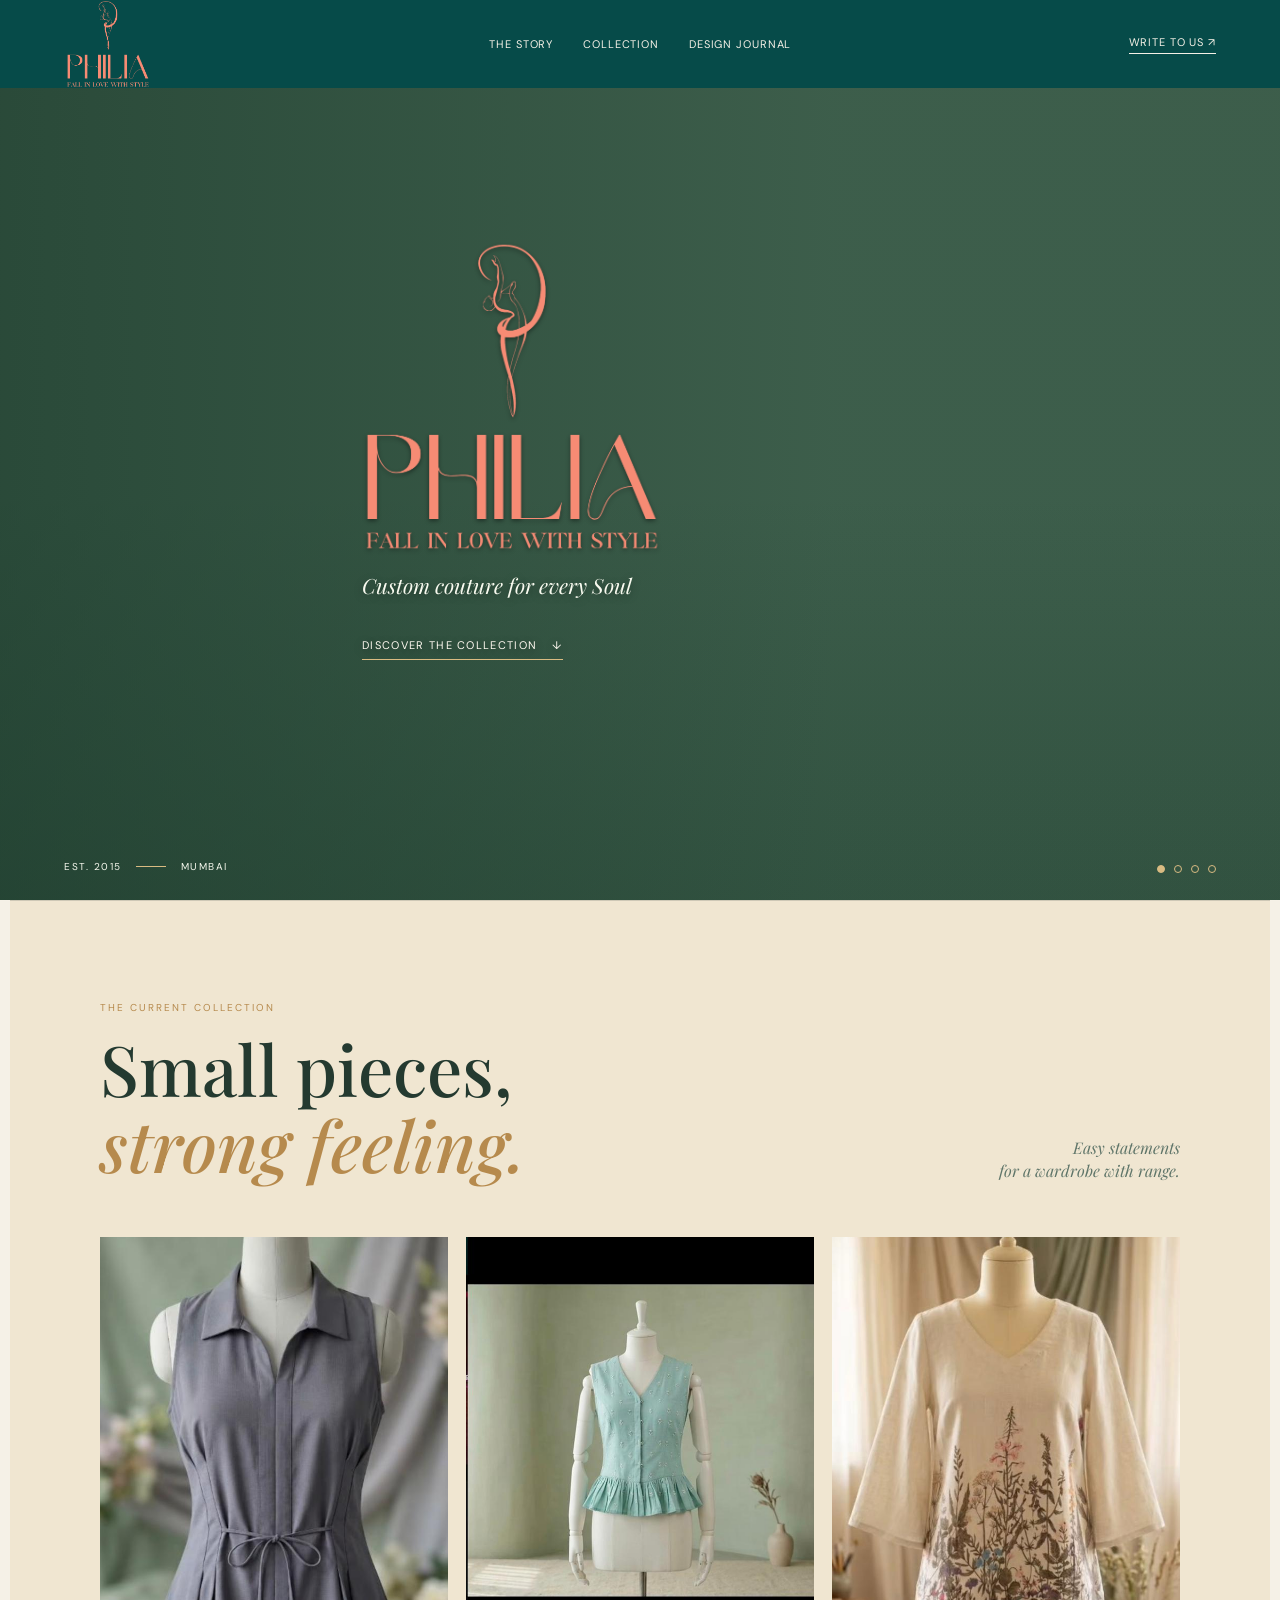
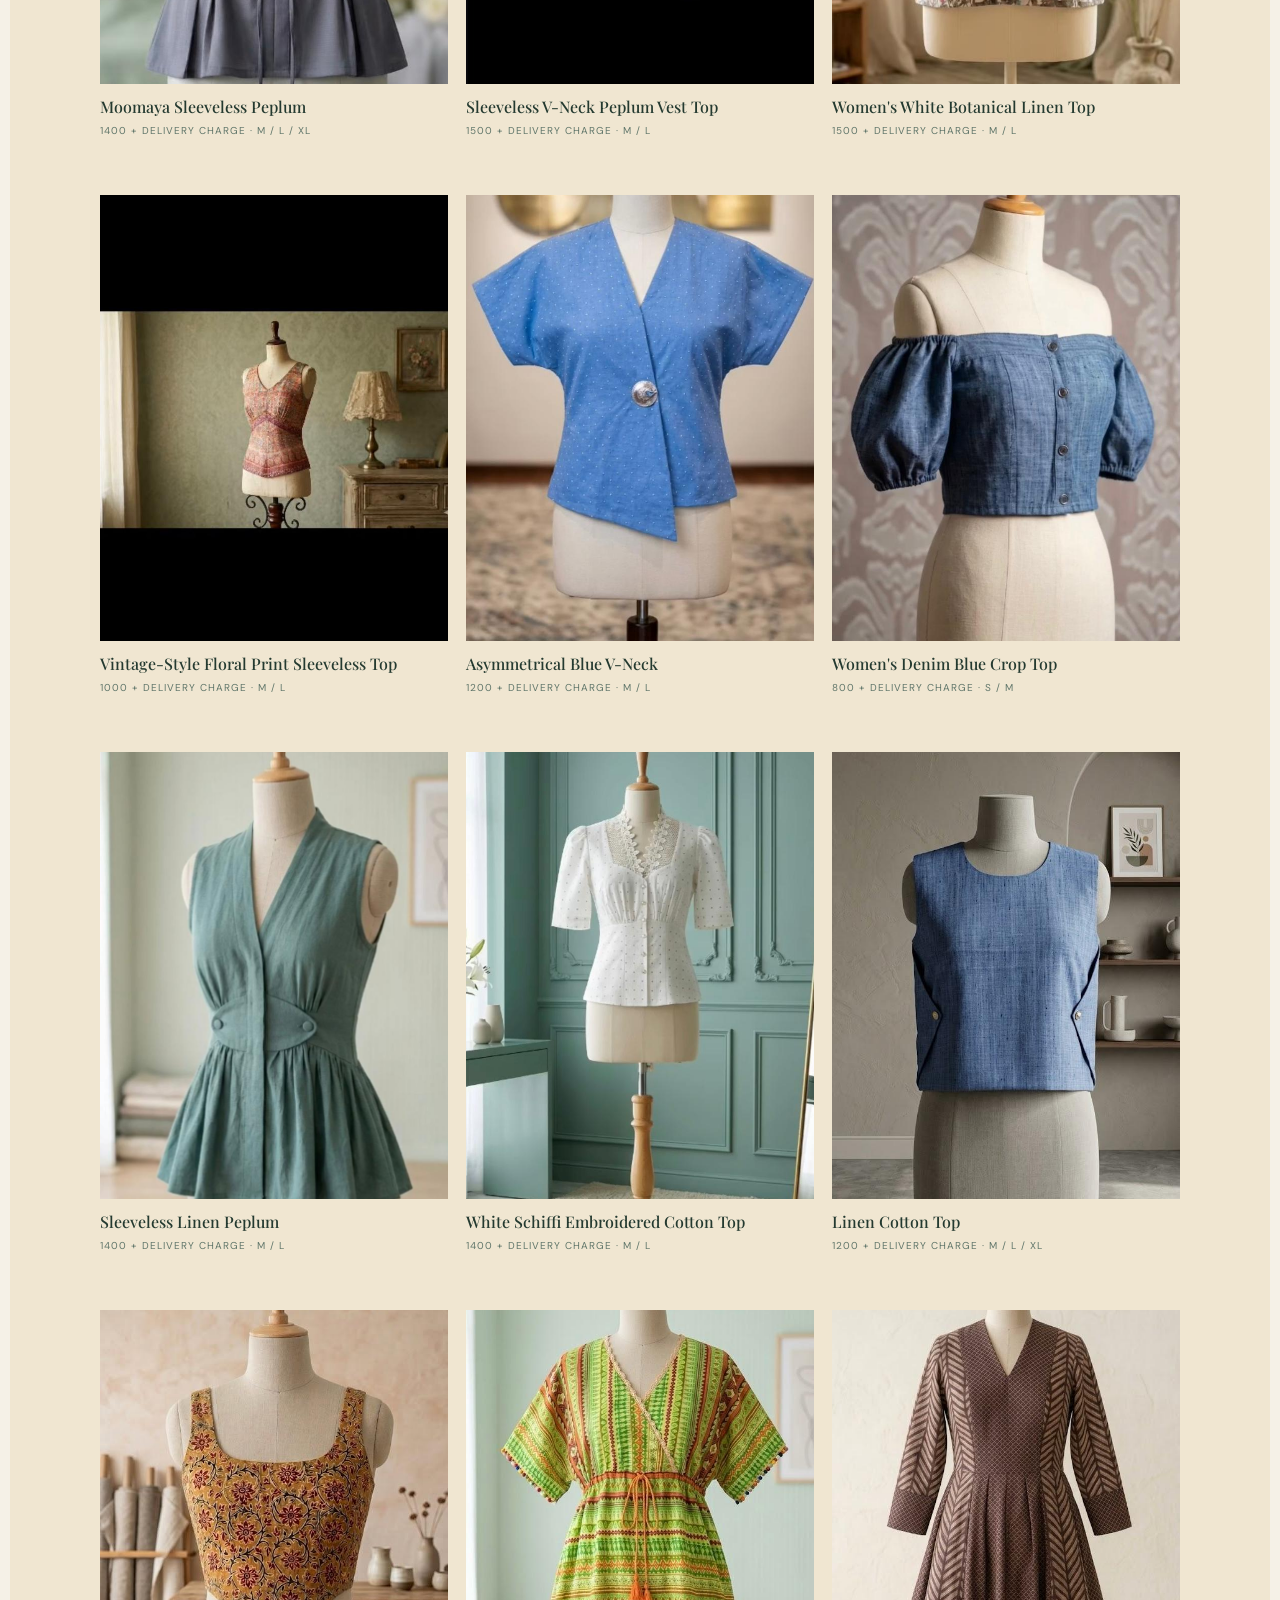
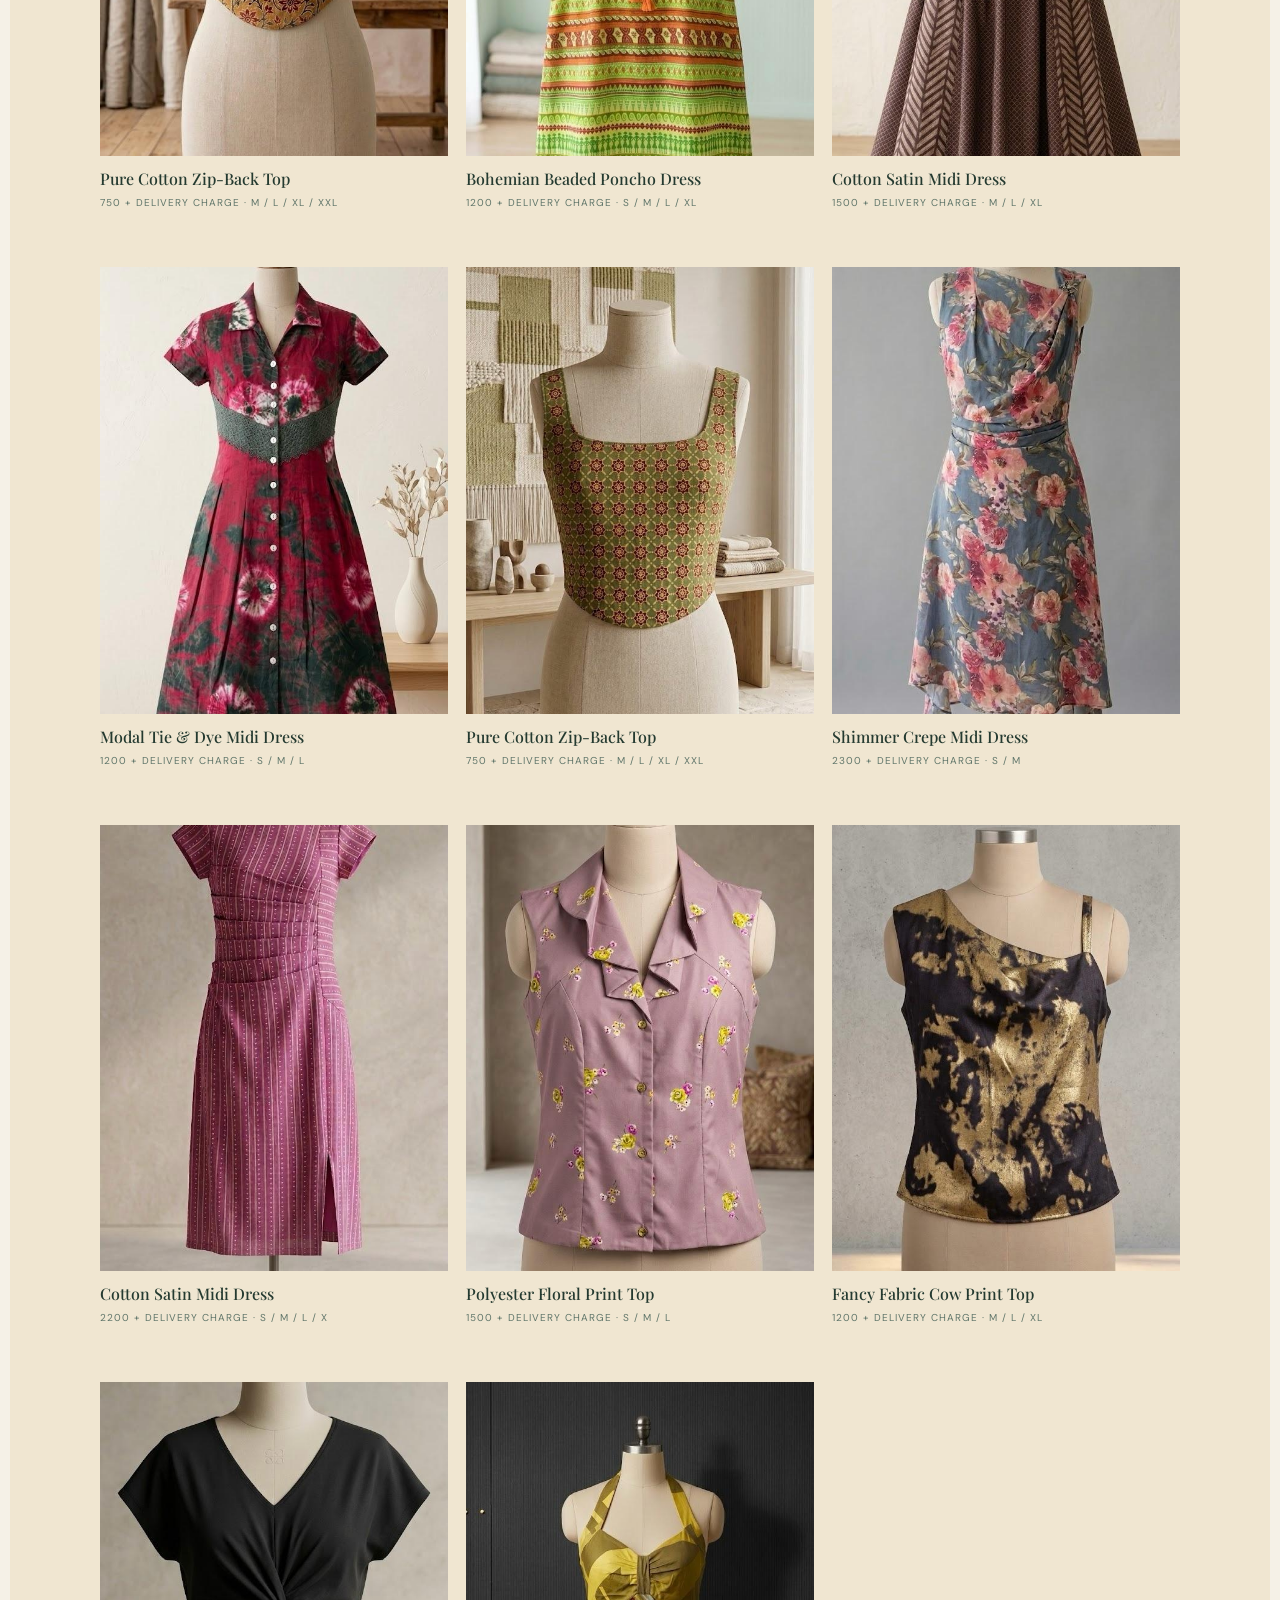
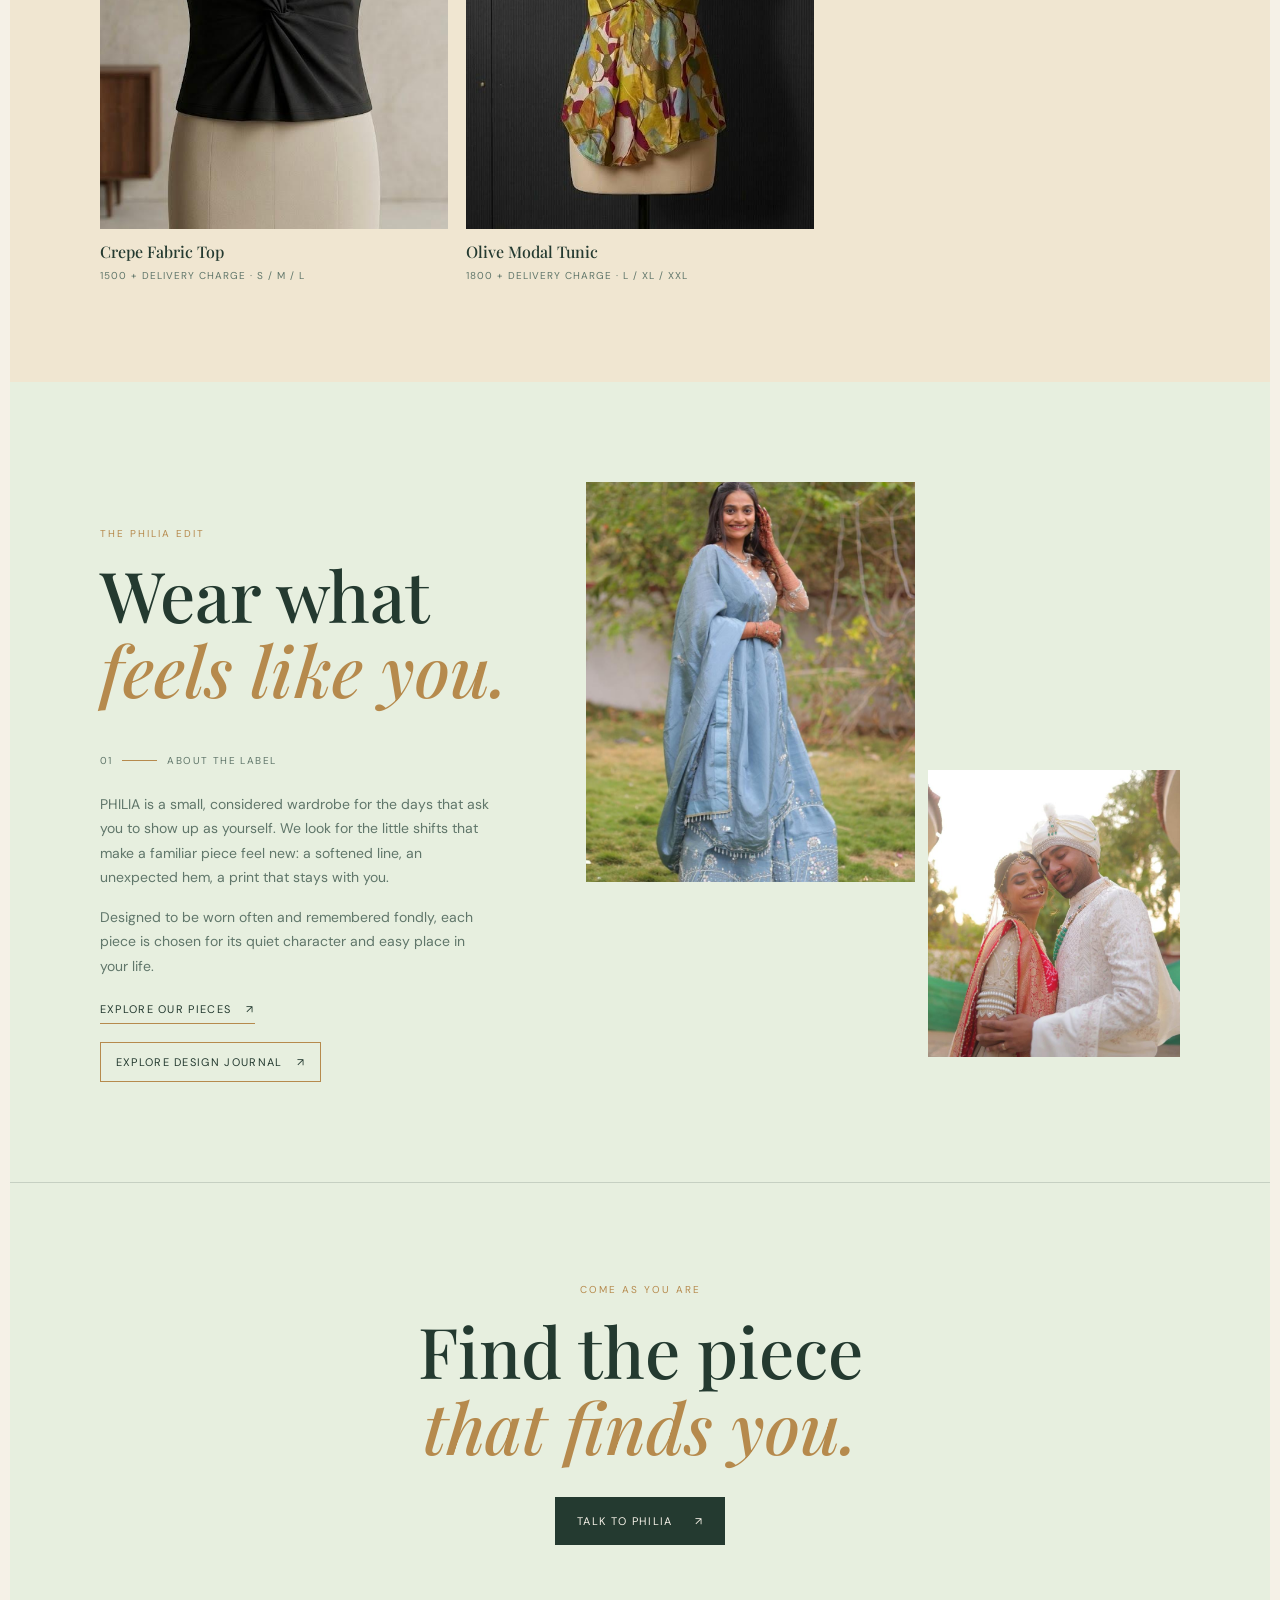
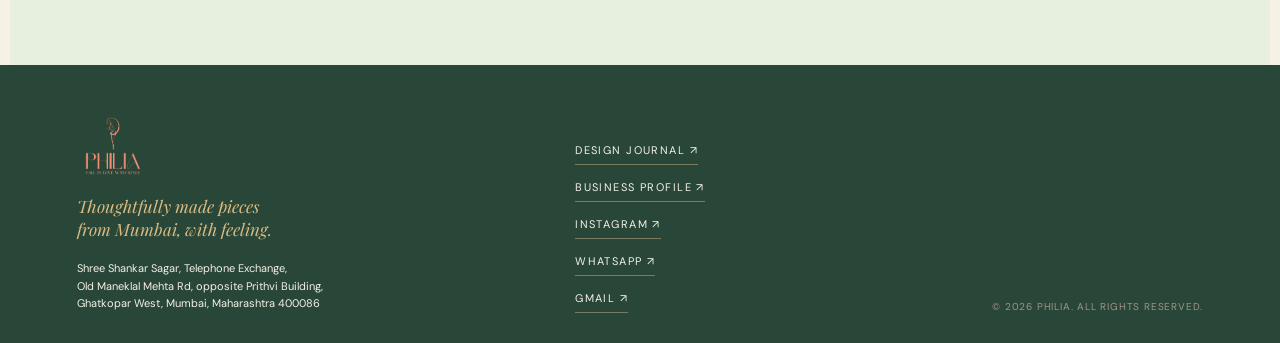
<file: index.html>
<!doctype html>
<html lang="en">
<head>
  <meta charset="UTF-8">
  <meta name="viewport" content="width=device-width, initial-scale=1.0">
  <meta name="description" content="PHILIA — considered womenswear for the quietly unforgettable.">
  <title>PHILIA | Considered Womenswear</title>
  <link rel="preconnect" href="https://fonts.googleapis.com">
  <link rel="preconnect" href="https://fonts.gstatic.com" crossorigin>
  <link href="https://fonts.googleapis.com/css2?family=Bodoni+Moda:opsz,wght@6..96,400&family=DM+Sans:wght@400;500;600&family=Playfair+Display:ital,wght@0,500;0,600;1,500&display=swap" rel="stylesheet">
  <link rel="stylesheet" href="styles.css">
</head>
<body>
  <header class="site-header">
    <a class="wordmark" href="#top" aria-label="PHILIA home"><img src="philia_logo_transparent.png" alt="PHILIA"></a>
    <nav class="site-nav" aria-label="Main navigation">
      <a href="#story">The story</a>
      <a href="#collection">Collection</a>
      <a href="designs.html">Design journal</a>
    </nav>
    <a class="header-contact" href="https://wa.me/919619113823" target="_blank" rel="noreferrer">Write to us <span aria-hidden="true">↗</span></a>
  </header>

  <main id="top">
    <section class="hero" aria-label="PHILIA introduction">
      <div class="hero-slideshow" data-hero-slideshow>
        <div class="hero-slide is-active"><video class="hero-video" autoplay muted loop playsinline preload="metadata"><source src="client reviews.mp4" type="video/mp4"></video></div>
        <div class="hero-slide"><img class="hero-video" src="designs/WhatsApp Image 2026-09-05 at 6.20.10 PM (2).jpeg" alt="PHILIA collection look"></div>
        <div class="hero-slide"><img class="hero-video" src="designs/WhatsApp Image 2026-09-05 at 6.20.11 PM (2).jpeg" alt="PHILIA collection detail"></div>
        <div class="hero-slide"><img class="hero-video" src="designs/WhatsApp Image 2026-09-05 at 6.20.12 PM (2).jpeg" alt="PHILIA editorial look"></div>
      </div>
      <div class="hero-wash"></div>
      <div class="hero-copy">
        <img class="hero-logo" src="philia_logo_transparent.png" alt="PHILIA - Fall in Love with Style">
        <p class="hero-tagline">Custom couture for every Soul</p>
        <a class="text-link text-link-light" href="#collection">Discover the collection <span aria-hidden="true">↓</span></a>
      </div>
      <p class="hero-credit">Est. 2015 <span></span> Mumbai</p>
      <div class="hero-dots" aria-label="Hero slideshow navigation">
        <button class="hero-dot is-active" type="button" data-hero-slide="0" aria-label="Show hero video"></button>
        <button class="hero-dot" type="button" data-hero-slide="1" aria-label="Show hero image one"></button>
        <button class="hero-dot" type="button" data-hero-slide="2" aria-label="Show hero image two"></button>
        <button class="hero-dot" type="button" data-hero-slide="3" aria-label="Show hero image three"></button>
      </div>
    </section>

    <section class="collection section-shell" id="collection">
      <div class="collection-intro">
        <div>
          <p class="eyebrow">The current collection</p>
          <h2>Small pieces,<br><em>strong feeling.</em></h2>
        </div>
        <p class="collection-note">Easy statements<br>for a wardrobe with range.</p>
      </div>
      <div class="product-grid" id="product-grid" aria-live="polite"></div>
    </section>

    <section class="story section-shell" id="story">
      <div class="story-heading">
        <p class="eyebrow">The PHILIA edit</p>
        <h2>Wear what<br><em>feels like you.</em></h2>
      </div>
      <div class="story-gallery">
        <figure class="story-image story-image-tall">
          <img src="designs/WhatsApp Image 2026-09-05 at 6.20.09 PM.jpeg" alt="PHILIA collection detail" loading="lazy">
        </figure>
        <figure class="story-image story-image-small">
          <img src="designs/WhatsApp Image 2026-09-05 at 6.20.10 PM (1).jpeg" alt="Softly tailored PHILIA silhouette" loading="lazy">
        </figure>
      </div>
      <div class="story-copy">
        <p class="story-number">01 <span></span> About the label</p>
        <p>PHILIA is a small, considered wardrobe for the days that ask you to show up as yourself. We look for the little shifts that make a familiar piece feel new: a softened line, an unexpected hem, a print that stays with you.</p>
        <p>Designed to be worn often and remembered fondly, each piece is chosen for its quiet character and easy place in your life.</p>
        <div class="story-actions">
          <a class="text-link" href="#collection">Explore our pieces <span aria-hidden="true">↗</span></a>
          <a class="button button-journal" href="designs.html">Explore design journal <span aria-hidden="true">↗</span></a>
        </div>
      </div>
    </section>

    <section class="closing-note section-shell">
      <p class="eyebrow">Come as you are</p>
      <h2>Find the piece<br><em>that finds you.</em></h2>
      <a class="button button-dark" href="https://wa.me/919619113823" target="_blank" rel="noreferrer">Talk to PHILIA <span aria-hidden="true">↗</span></a>
    </section>
  </main>

  <footer class="site-footer">
    <div class="footer-brand"><a class="wordmark" href="#top"><img src="philia_logo_transparent.png" alt="PHILIA"></a><p>Thoughtfully made pieces<br>from Mumbai, with feeling.</p><address class="footer-address">Shree Shankar Sagar, Telephone Exchange,<br>Old Maneklal Mehta Rd, opposite Prithvi Building,<br>Ghatkopar West, Mumbai, Maharashtra 400086</address></div>
    <div class="footer-links"><a href="designs.html">Design journal <span aria-hidden="true">↗</span></a><a href="https://share.google/tEREf6dBDjdiDzdpP" target="_blank" rel="noreferrer">Business profile <span aria-hidden="true">↗</span></a><a href="https://www.instagram.com/philia_byvaishali/" target="_blank" rel="noreferrer">Instagram <span aria-hidden="true">↗</span></a><a href="https://wa.me/919619113823" target="_blank" rel="noreferrer">WhatsApp <span aria-hidden="true">↗</span></a><a href="mailto:philiabyvaishali@gmail.com">Gmail <span aria-hidden="true">↗</span></a></div>
    <p class="footer-legal">© 2026 PHILIA. All rights reserved.</p>
  </footer>

  <div class="modal" id="product-modal" aria-hidden="true" role="dialog" aria-modal="true" aria-labelledby="modal-title">
    <div class="modal-backdrop" data-close-modal></div>
    <div class="modal-panel">
      <button class="modal-close" type="button" aria-label="Close product details" data-close-modal>×</button>
      <div class="modal-media" id="modal-media"></div>
      <div class="modal-details">
        <p class="eyebrow" id="modal-index"></p>
        <h2 id="modal-title"></h2>
        <p class="modal-description" id="modal-description"></p>
        <a class="button button-dark modal-whatsapp" id="modal-whatsapp" href="#" target="_blank" rel="noreferrer">Order on WhatsApp <span aria-hidden="true">↗</span></a>
      </div>
    </div>
  </div>
  <script src="script.js"></script>
</body>
</html>
</file>
<file: styles.css>
:root {
  --ink: #243a30;
  --muted: #60766a;
  --paper: #f5f1e7;
  --paper-deep: #dfe9d7;
  --sage-wash: #e7efdf;
  --gold-wash: #f0e6d1;
  --gold: #b68a4d;
  --gold-light: #d9bb82;
  --line: rgba(36, 58, 48, .17);
  --serif: "Playfair Display", Georgia, serif;
  --sans: "DM Sans", "Helvetica Neue", sans-serif;
}

* { box-sizing: border-box; }
html { scroll-behavior: smooth; }
body { margin: 0; background: var(--paper); color: var(--ink); font-family: var(--sans); font-size: 14px; }
a { color: inherit; text-decoration: none; }
button { font: inherit; }
.site-header { align-items: center; background: #064b49; display: flex; height: 72px; justify-content: space-between; padding: 0 5vw; position: absolute; top: 0; width: 100%; z-index: 4; }
.wordmark { font: 600 19px var(--serif); letter-spacing: .23em; }
.wordmark img { display: block; height: 58px; object-fit: contain; width: 72px; }
.site-header .wordmark { background: #064b49; display: block; height: 88px; overflow: hidden; width: 88px; }
.site-header .wordmark img { height: 100%; width: 100%; }
.wordmark-dot, .hero-mark { color: var(--gold); }
.site-nav { display: none; gap: 30px; }
.site-nav a, .header-contact { color: var(--paper); font-size: 11px; letter-spacing: .08em; text-transform: uppercase; }
.header-contact { border-bottom: 1px solid var(--paper); padding-bottom: 4px; }
.hero { align-items: center; background: #3f604d; color: #f8faef; display: flex; height: 100svh; justify-content: center; min-height: 680px; overflow: hidden; position: relative; }
.hero-slideshow, .hero-slide { inset: 0; position: absolute; }
.hero-slide { opacity: 0; transition: opacity 1.1s ease; }
.hero-slide.is-active { opacity: 1; }
.hero-video { height: 100%; object-fit: cover; position: absolute; width: 100%; }
.hero-wash { background: linear-gradient(90deg, rgba(24, 55, 40, .54), rgba(24, 55, 40, .06) 65%), linear-gradient(0deg, rgba(24, 55, 40, .3), transparent 45%); inset: 0; position: absolute; }
.hero-copy { margin-left: 8vw; margin-right: auto; padding: 0; position: relative; text-align: left; text-shadow: 0 2px 8px rgba(0, 0, 0, .35); z-index: 1; }
.hero-logo { border: 0; display: block; filter: drop-shadow(0 2px 2px rgba(0, 0, 0, .4)); height: auto; margin: 0 auto 18px; max-width: min(300px, 58vw); width: 100%; }
.eyebrow { color: var(--gold); font-size: 10px; letter-spacing: .2em; margin: 0 0 17px; text-transform: uppercase; }
.eyebrow-light { color: var(--gold-light); }
.hero-bio { color: #ffd09b; font: 500 clamp(16px, 2.4vw, 25px)/1.1 var(--serif); letter-spacing: .1em; margin: 0 0 15px; }
.hero-tagline { font: italic 21px/1.35 var(--serif); margin: 0 0 36px; }
.text-link { border-bottom: 1px solid var(--gold); color: var(--ink); display: inline-flex; font-size: 11px; gap: 15px; letter-spacing: .12em; padding-bottom: 7px; text-transform: uppercase; }
.text-link-light { border-color: var(--gold-light); color: #fffaf1; }
.hero-credit { bottom: 27px; font-size: 10px; left: 5vw; letter-spacing: .15em; margin: 0; position: absolute; text-transform: uppercase; z-index: 1; }
.hero-credit span { border-top: 1px solid var(--gold-light); display: inline-block; margin: 0 10px 3px; width: 30px; }
.hero-dots { bottom: 27px; display: flex; gap: 9px; position: absolute; right: 5vw; z-index: 2; }
.hero-dot { background: transparent; border: 1px solid var(--gold-light); border-radius: 50%; cursor: pointer; height: 8px; padding: 0; width: 8px; }
.hero-dot.is-active { background: var(--gold-light); }
.section-shell { margin: auto; max-width: 1260px; padding: 100px 6vw; }
.story { background: var(--sage-wash); display: grid; gap: 46px; grid-template-columns: 1fr; }
.story h2, .collection h2, .closing-note h2 { font: 500 clamp(38px, 7vw, 70px)/1.08 var(--serif); margin: 0; }
em { color: var(--gold); font-weight: 500; }
.story-gallery { display: grid; gap: 13px; grid-template-columns: 1.3fr 1fr; }
.story-image { margin: 0; overflow: hidden; }
.story-image img { display: block; height: 100%; object-fit: cover; width: 100%; }
.story-image-tall { aspect-ratio: .82; }
.story-image-small { align-self: end; aspect-ratio: .88; margin-bottom: 25px; }
.story-copy { align-self: end; max-width: 390px; }
.story-number { align-items: center; color: var(--muted); display: flex; font-size: 10px; gap: 10px; letter-spacing: .14em; margin: 0 0 25px; text-transform: uppercase; }
.story-number span { border-top: 1px solid var(--gold); width: 35px; }
.story-copy > p:not(.story-number) { color: var(--muted); font-size: 14px; line-height: 1.75; margin: 0 0 15px; }
.story-actions { align-items: center; display: flex; flex-wrap: wrap; gap: 18px 26px; margin-top: 24px; }
.story-copy .text-link { margin-top: 0; }
.collection { background: var(--gold-wash); border-top: 1px solid var(--line); }
.collection-intro { align-items: end; display: flex; justify-content: space-between; margin-bottom: 55px; }
.collection-note { color: var(--muted); font: italic 16px/1.45 var(--serif); margin: 0; text-align: right; }
.product-grid { display: grid; gap: 34px 14px; grid-template-columns: repeat(2, 1fr); }
.product-card { cursor: pointer; min-width: 0; }
.product-image { aspect-ratio: .76; background: var(--paper-deep); overflow: hidden; position: relative; }
.product-image img { height: 100%; object-fit: cover; transition: transform .65s cubic-bezier(.2,.7,.2,1); width: 100%; }
.product-card:hover .product-image img { transform: scale(1.035); }
.product-open { align-items: center; background: var(--paper); border-radius: 50%; bottom: 14px; display: flex; font-size: 22px; height: 42px; justify-content: center; opacity: 0; position: absolute; right: 14px; transform: translateY(5px); transition: opacity .25s, transform .25s; width: 42px; }
.product-card:hover .product-open, .product-card:focus-within .product-open { opacity: 1; transform: translateY(0); }
.product-meta { padding-top: 13px; }
.product-meta h3 { font: 500 16px/1.25 var(--serif); margin: 0 0 7px; }
.product-meta p { color: var(--muted); font-size: 10px; letter-spacing: .1em; margin: 0; text-transform: uppercase; }
.closing-note { align-items: center; background: var(--sage-wash); border-top: 1px solid var(--line); display: flex; flex-direction: column; padding-bottom: 120px; text-align: center; }
.closing-note .button { margin-top: 32px; }
.button { align-items: center; border: 0; cursor: pointer; display: inline-flex; font-size: 11px; gap: 22px; justify-content: center; letter-spacing: .12em; padding: 17px 22px; text-transform: uppercase; }
.button-dark { background: var(--ink); color: var(--paper); }
.button-journal { border: 1px solid var(--gold); color: var(--ink); gap: 14px; padding: 12px 15px; }
.button-journal:hover { background: var(--gold); color: #fffdf5; }
.site-footer { background: #294739; color: var(--paper); display: grid; gap: 45px; padding: 52px 6vw 30px; }
.footer-brand p { color: var(--gold-light); font: italic 17px/1.4 var(--serif); margin: 20px 0 0; }
.footer-address { color: var(--paper); font-size: 11px; font-style: normal; line-height: 1.6; margin-top: 18px; max-width: 300px; }
.footer-links { display: flex; flex-direction: column; gap: 15px; }
.footer-links a { border-bottom: 1px solid rgba(216, 187, 145, .45); font-size: 11px; letter-spacing: .13em; padding-bottom: 7px; text-transform: uppercase; width: fit-content; }
.footer-legal { color: #9f9487; font-size: 10px; letter-spacing: .08em; margin: 0; text-transform: uppercase; }
.modal { display: none; inset: 0; position: fixed; z-index: 10; }
.modal.is-open { display: block; }
.modal-backdrop { background: rgba(30, 24, 18, .72); inset: 0; position: absolute; }
.modal-panel { background: var(--paper); height: 100%; overflow-y: auto; position: relative; width: 100%; z-index: 1; }
.modal-close { background: var(--paper); border: 0; border-radius: 50%; cursor: pointer; font-size: 27px; height: 42px; line-height: 1; position: fixed; right: 17px; top: 17px; width: 42px; z-index: 3; }
.modal-media { background: var(--paper-deep); position: relative; }
.modal-slide { display: none; aspect-ratio: .8; position: relative; }
.modal-slide.is-active { display: block; }
.modal-slide video, .modal-slide img { height: 100%; object-fit: contain; width: 100%; }
.modal-controls { align-items: center; bottom: 17px; display: flex; justify-content: space-between; left: 17px; position: absolute; right: 17px; }
.modal-arrow { background: var(--paper); border: 0; border-radius: 50%; cursor: pointer; font-size: 20px; height: 38px; width: 38px; }
.modal-dots { display: flex; gap: 7px; }
.modal-dot { background: var(--paper); border: 1px solid var(--ink); border-radius: 50%; cursor: pointer; height: 7px; padding: 0; width: 7px; }
.modal-dot.is-active { background: var(--gold); border-color: var(--gold); }
.modal-details { padding: 35px 8vw 50px; }
.modal-details h2 { font: 500 37px/1.1 var(--serif); margin: 0 0 24px; max-width: 470px; }
.modal-description { color: var(--muted); line-height: 1.8; white-space: pre-line; }
.modal-whatsapp { margin-top: 15px; }
body.modal-open { overflow: hidden; }
.journal-page { padding-top: 150px; }
.journal-heading { align-items: end; display: flex; justify-content: space-between; margin-bottom: 65px; }
.journal-heading h1 { font: 500 clamp(50px, 9vw, 105px)/.95 var(--serif); margin: 0; }
.journal-heading p { color: var(--muted); font: italic 17px/1.45 var(--serif); margin: 0; max-width: 210px; text-align: right; }
.journal-grid { display: grid; gap: 14px; grid-template-columns: repeat(2, 1fr); }
.journal-figure { margin: 0; overflow: hidden; position: relative; }
.journal-figure a { display: block; height: 100%; }
.journal-figure:nth-child(3n + 1) { aspect-ratio: .8; }
.journal-figure:nth-child(3n + 2) { aspect-ratio: 1; margin-top: 35px; }
.journal-figure:nth-child(3n) { aspect-ratio: .72; }
.journal-figure img { display: block; height: 100%; object-fit: cover; transition: transform .7s ease; width: 100%; }
.journal-figure:hover img { transform: scale(1.04); }
.journal-figure:focus-within { outline: 2px solid var(--gold); outline-offset: 4px; }
.journal-modal { display: none; inset: 0; position: fixed; z-index: 12; }
.journal-modal.is-open { display: block; }
.journal-modal-backdrop { background: rgba(25, 48, 38, .82); inset: 0; position: absolute; }
.journal-modal-panel { background: var(--paper); display: grid; height: min(92vh, 850px); left: 50%; max-width: 1100px; position: absolute; top: 50%; transform: translate(-50%, -50%); width: min(92vw, 1100px); z-index: 1; }
.journal-modal-media { align-items: center; background: var(--paper-deep); display: flex; justify-content: center; min-height: 0; overflow: hidden; }
.journal-modal-media img { display: block; height: 100%; object-fit: contain; width: 100%; }
.journal-modal-details { align-self: center; padding: 48px; }
.journal-modal-details h2 { font: 500 clamp(30px, 4vw, 52px)/1.08 var(--serif); margin: 0 0 30px; }
.journal-modal-close { align-items: center; background: var(--paper); border: 0; border-radius: 50%; color: var(--ink); cursor: pointer; display: flex; font-size: 27px; height: 44px; justify-content: center; line-height: 1; position: absolute; right: 16px; top: 16px; width: 44px; z-index: 2; }
body.journal-modal-open { overflow: hidden; }
.journal-figure figcaption { bottom: 14px; color: #fffaf1; font-size: 10px; left: 14px; letter-spacing: .12em; position: absolute; text-transform: uppercase; }
.journal-footer-note { border-top: 1px solid var(--line); color: var(--muted); font: italic 21px/1.4 var(--serif); margin-top: 80px; padding-top: 25px; }
@media (min-width: 700px) {
  .site-header { height: 88px; }
  .site-nav { display: flex; }
  .hero-copy { margin-right: 28vw; }
  .hero-logo { margin-left: 0; }
  .hero-tagline { margin-left: 0; }
  .story { grid-template-columns: 1fr 1.35fr; }
  .story-heading { padding-top: 45px; }
  .story-copy { grid-column: 1; }
  .story-gallery { grid-column: 2; grid-row: 1 / span 2; }
  .product-grid { grid-template-columns: repeat(3, 1fr); }
  .site-footer { align-items: end; grid-template-columns: 1fr 1fr 1fr; }
  .footer-links { justify-self: center; }
  .footer-legal { justify-self: end; }
  .modal-panel { display: grid; grid-template-columns: minmax(300px, 1fr) minmax(300px, .75fr); margin-left: auto; max-width: 1040px; }
  .modal-media { height: 100vh; }
  .modal-slide { aspect-ratio: auto; height: 100%; }
  .modal-details { align-self: center; padding: 6vw; }
  .journal-grid { grid-template-columns: repeat(3, 1fr); }
  .journal-figure:nth-child(3n + 2) { margin-top: 70px; }
  .journal-modal-panel { grid-template-columns: minmax(0, 1.25fr) minmax(280px, .75fr); }
}
@media (max-width: 699px) {
  .site-header .wordmark { height: 56px; width: 56px; }
  .journal-modal-panel { grid-template-rows: minmax(0, 1fr) auto; height: min(90vh, 760px); }
  .journal-modal-details { padding: 25px 24px 30px; }
  .journal-modal-details h2 { margin-bottom: 20px; }
  .journal-modal-details .button { padding: 14px 16px; }
}
@media (min-width: 1050px) {
  .section-shell { padding-left: 7vw; padding-right: 7vw; }
  .product-grid { gap: 58px 18px; }
  .product-image { aspect-ratio: .78; }
}
</file>
